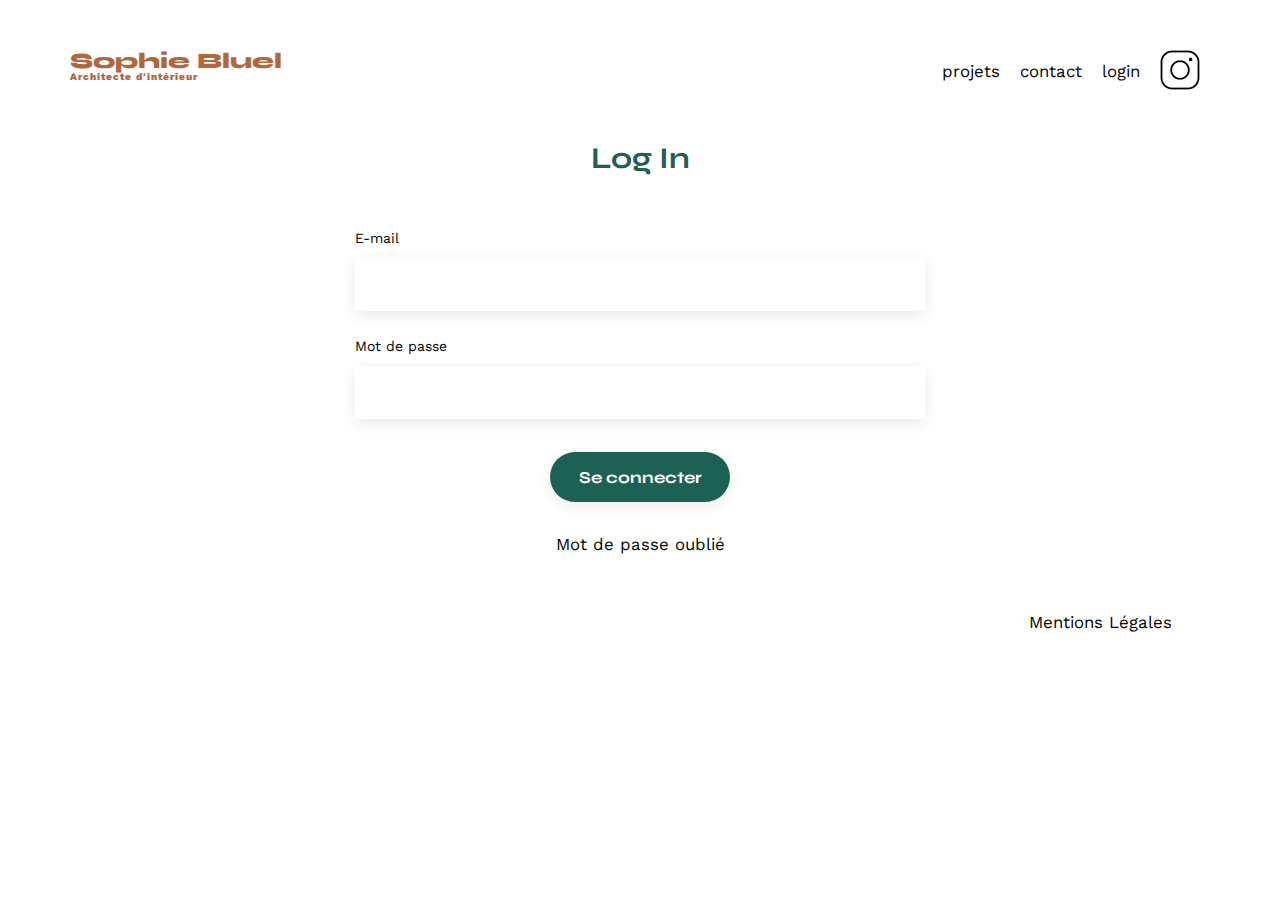
<file: FrontEnd/assets/pages/admin.html>
<!-- LOGIN PAGE-->

<!DOCTYPE html>
<html lang="fr">
    <head>
        <meta charset="UTF-8" />
        <title>Sophie Bluel - Architecte d'intérieur</title>
        <meta name="viewport" content="width=device-width, initial-scale=1.0" />
        <link rel="preconnect" href="https://fonts.googleapis.com" />
        <link rel="preconnect" href="https://fonts.gstatic.com" crossorigin />
        <link href="https://fonts.googleapis.com/css2?family=Syne:wght@700;800&family=Work+Sans&display=swap" rel="stylesheet" />
        <meta name="description" content="" />
        <link rel="stylesheet" href="../style.css" />
        <script src="https://code.jquery.com/jquery-3.6.0.min.js"></script>
    </head>
    <body>
        <header>
            <a href="index.html">
                <h1>Sophie Bluel <span>Architecte d'intérieur</span></h1>
            </a>
            <nav>
                <ul>
                    <li>projets</li>
                    <li>contact</li>
                    <li><a href="login.html">login</a></li>
                    <li><img src="../icons/instagram.png" alt="Instagram" /></li>
                </ul>
            </nav>
        </header>
        <main>
            <section id="login">
                <h2>Log In</h2>
                <form id="login-form" novalidate>
                    <label for="login-email">E-mail</label>
                    <input id="login-email" type="email" placeholder="" name="email" />
                    <label for="login-password">Mot de passe</label>
                    <input id="login-password" type="password" placeholder="" name="password" />
                    <div>
                        <input type="submit" value="Se connecter" id="submit-button" class="btn btn-default" />
                    </div>
                </form>
                <p>Mot de passe oublié</p>
            </section>
        </main>

        <footer>
            <nav>
                <ul>
                    <li>Mentions Légales</li>
                </ul>
            </nav>
        </footer>
        <script src="../scripts/general.js"></script>
        <script src="../scripts/connexion.js"></script>
        <script src="../scripts/login.js"></script>
    </body>
</html>
</file>
<file: FrontEnd/assets/style.css>
/* http://meyerweb.com/eric/tools/css/reset/
   v2.0 | 20110126
   License: none (public domain)
*/

html,
body,
div,
span,
applet,
object,
iframe,
h1,
h2,
h3,
h4,
h5,
h6,
p,
blockquote,
pre,
a,
abbr,
acronym,
address,
big,
cite,
code,
del,
dfn,
em,
img,
ins,
kbd,
q,
s,
samp,
small,
strike,
strong,
sub,
sup,
tt,
var,
b,
u,
i,
center,
dl,
dt,
dd,
ol,
ul,
li,
fieldset,
form,
label,
legend,
table,
caption,
tbody,
tfoot,
thead,
tr,
th,
td,
article,
aside,
canvas,
details,
embed,
figure,
figcaption,
footer,
header,
hgroup,
menu,
nav,
output,
ruby,
section,
summary,
time,
mark,
audio,
video {
    margin: 0;
    padding: 0;
    border: 0;
    font-size: 100%;
    font: inherit;
    vertical-align: baseline;
}
/* HTML5 display-role reset for older browsers */
article,
aside,
details,
figcaption,
figure,
footer,
header,
hgroup,
menu,
nav,
section {
    display: block;
}
body {
    line-height: 1;
}
ol,
ul {
    list-style: none;
}
blockquote,
q {
    quotes: none;
}
blockquote:before,
blockquote:after,
q:before,
q:after {
    content: '';
    content: none;
}
table {
    border-collapse: collapse;
    border-spacing: 0;
}
/** end reset css**/
body {
    max-width: 1140px;
    margin: auto;
    font-family: 'Work Sans';
    font-size: 14px;
}

#navEdition {
    width: 100%;
    background-color: black;
    justify-content: center;
    align-items: center;
    padding: 10px 0;
}

#navEdition li {
    list-style-type: none;
    font-family: 'Work Sans';
    font-style: normal;
    font-weight: 500;
    font-size: 14px;
    line-height: 16px;
    text-align: center;
    color: black;
}

#navEdition li.liblack {
    color: white;
}

#navEdition li.publier {
    line-height: 30px;
    text-align: center;
    background-color: white;
    text-align: center;
    border-radius: 60px;
}

.isLoggedIn {
    display: none;
}
.isLoggedIn:hover {
    color: #b1663c;
}

.isLoggedOut:hover {
    color: #b1663c;
}
.show {
    display: flex;
}

.hide {
    display: none;
}

.error {
    display: inline-block;
    color: red;
    font-weight: bold;
}

header {
    display: flex;
    justify-content: space-between;
    margin: 50px 0;
}
section {
    margin: 50px 0;
}

h1 {
    display: flex;
    flex-direction: column;
    font-family: 'Syne';
    font-size: 22px;
    font-weight: 800;
    color: #b1663c;
}

h1 > span {
    font-family: 'Work Sans';
    font-size: 10px;
    letter-spacing: 0.1em;
}

h2 {
    font-family: 'Syne';
    font-weight: 700;
    font-size: 30px;
    color: #1d6154;
}
nav ul {
    display: flex;
    align-items: center;
    list-style-type: none;
}
nav li {
    padding: 0 10px;
    font-size: 1.2em;
    cursor: pointer;
}

li:hover {
    color: #b1663c;
}

a {
    text-decoration: none;
    color: black;
}

#introduction {
    display: flex;
    align-items: center;
}
#introduction figure {
    flex: 1;
}
#introduction img {
    display: block;
    margin: auto;
    width: 80%;
}

#introduction article {
    flex: 1;
}
#introduction h2 {
    margin-bottom: 1em;
}

#introduction p {
    margin-bottom: 0.5em;
}

.finintroduction {
    margin: 5px 0 0 57px;
}

#portfolio h2 {
    text-align: center;
}

button {
    font-weight: 700;
    font-size: 16px;
    line-height: 19.2px;
    margin: 20px 10px 40px 0;
    padding: 5px 15px 5px 15px;
    border-radius: 60px;
    border: 1px solid #1d6154;
    background-color: white;
    color: #1d6154;
    position: relative;
    left: 30%;
    cursor: pointer;
}

.activated {
    background-color: #1d6154;
    color: white;
}

#divProjets {
    display: flex;
    align-items: center;
    justify-content: center;
    margin-bottom: 15px;
}

#modalEdition {
    padding-left: 10px;
}

.gallery {
    width: 100%;
    display: grid;
    align-items: center;
    grid-template-columns: 1fr 1fr 1fr;
    grid-column-gap: 20px;
    grid-row-gap: 20px;
}

.gallery img {
    width: 100%;
}

h3 {
    margin-top: 10px;
}

#contact {
    width: 50%;
    margin: auto;
}
#contact > * {
    text-align: center;
}
#contact h2 {
    margin-bottom: 20px;
}
#contact form {
    text-align: left;
    margin-top: 30px;
    display: flex;
    flex-direction: column;
}

#contact input {
    height: 50px;
    font-size: 1.2em;
    border: none;
    box-shadow: 0px 4px 14px rgba(0, 0, 0, 0.09);
    cursor: pointer;
}
#contact label {
    margin: 2em 0 1em 0;
}
#contact textarea {
    border: none;
    box-shadow: 0px 4px 14px rgba(0, 0, 0, 0.09);
}

input[type='submit'] {
    font-family: 'Syne';
    font-weight: 700;
    color: white;
    background-color: #1d6154;
    margin: 2em auto;
    width: 180px;
    text-align: center;
    border-radius: 60px;
}

footer nav ul {
    display: flex;
    justify-content: flex-end;
    margin: 2em;
}

/* Page de login */

#login {
    width: 50%;
    margin: auto;
}
#login > * {
    text-align: center;
}
#login h2 {
    margin-bottom: 20px;
}
#login form {
    text-align: left;
    margin-top: 30px;
    display: flex;
    flex-direction: column;
}

#login input {
    height: 50px;
    font-size: 1.2em;
    border: none;
    box-shadow: 0px 4px 14px rgba(0, 0, 0, 0.09);
}
#login label {
    margin: 2em 0 1em 0;
}
#login textarea {
    border: none;
    box-shadow: 0px 4px 14px rgba(0, 0, 0, 0.09);
}

input[type='submit'] {
    font-family: 'Syne';
    font-weight: 700;
    color: white;
    background-color: #1d6154;
    margin: 2em auto;
    width: 180px;
    text-align: center;
    border-radius: 60px;
    display: flex;
    justify-content: center;
}

#login p {
    text-align: center;
    height: 50px;
    font-size: 1.2em;
}

/* Page modale 

/* The Modal (background) */
.modal {
    position: fixed; /* Stay in place */
    display: flex;
    align-items: center;
    justify-content: center;
    z-index: 1; /*Sit on top */
    left: 0;
    top: 0;
    width: 100%; /* Full width */
    height: 100%; /* Full height */
    /*background-color: rgb(0,0,0); /* Fallback color */
    background-color: rgba(0, 0, 0, 0.4); /* Black w/ opacity */
}

/* Modal Content/Box */
.modalContent {
    background-color: #fff;
    border-radius: 10px;
    width: 600px;
    max-width: calc(100vw-20px);
    max-height: calc(100vh-20px);
    padding: 50px;
    overflow: auto; /* Enable scroll if needed */
}

/*The Close Button */
.closeModal {
    color: black;
    float: right;
    font-size: 18px;
    font-weight: bold;
}

.closeModal:hover,
.closeModal:focus {
    color: black;
    text-decoration: none;
    cursor: pointer;
}

.modalContent button {
    display: flex;
}

#ajout-image {
    background-color: #1d6154;
    color: #fff;
    margin: 20px 0px 10px 0px;
}

#supprimer-gallery {
    color: red;
    border: none;
    font-weight: 400;
    margin: 0;
}

.modalPhoto h2 {
    margin-bottom: 15px;
}

.modalGallery {
    display: flex;
    flex-wrap: wrap;
    align-items: center;
    justify-content: space-between;
    width: 100%;
}

.figureModal {
    width: 20%;
    display: grid;
    justify-content: center;
    margin-bottom: 5px;
}

.imgModal {
    position: relative;
}
.figCaption {
    position: relative;
    cursor: pointer;
}

.figCaption:hover {
    color: #b1663c;
}

.deleteTrashIcon {
    position: absolute;
    padding: 5px;
    margin: 5px 0 0 80px;
    background-color: black;
    color: #fff;
    cursor: pointer;
}

/* Form photos */

.modalAjout h2 {
    margin-bottom: 15px;
}

#ajoutPhoto-form {
    width: 80%;
    margin: auto;
    display: grid;
}

#imgContainer {
    display: flex;
    flex-direction: column;
    align-items: center;
    width: 100%;
    padding: 20px 0 20px 0;
    background-color: #e8f1f6;
}

#ajoutPhotoIcon {
    font-size: 50px;
    color: #b9c5cc;
}

#imgPreview {
    width: 100px;
    display: block;
}

#arrowBack {
    cursor: pointer;
}

#ajoutPhotoLabel {
    font-family: 'Syne';
    font-weight: 700;
    color: #306685;
    background-color: #cbd6dc;
    margin: 2em auto;
    width: 180px;
    line-height: 50px;
    text-align: center;
    border-radius: 60px;
    display: flex;
    justify-content: center;
    cursor: pointer;
}

#ajoutPhoto-form input,
select {
    height: 50px;
    font-size: 1.2em;
    border: none;
    box-shadow: 0px 4px 14px rgba(0, 0, 0, 0.09);
}
#ajoutPhoto-form label {
    margin: 2em 0 1em 0;
}
#ajoutPhoto-form textarea {
    border: none;
    box-shadow: 0px 4px 14px rgba(0, 0, 0, 0.09);
}

#categoriePhoto {
    color: black;
    cursor: pointer;
}

.btn {
    cursor: pointer;
}

.validerBtnFalse {
    background-color: #a7a7a7 !important;
}
</file>
